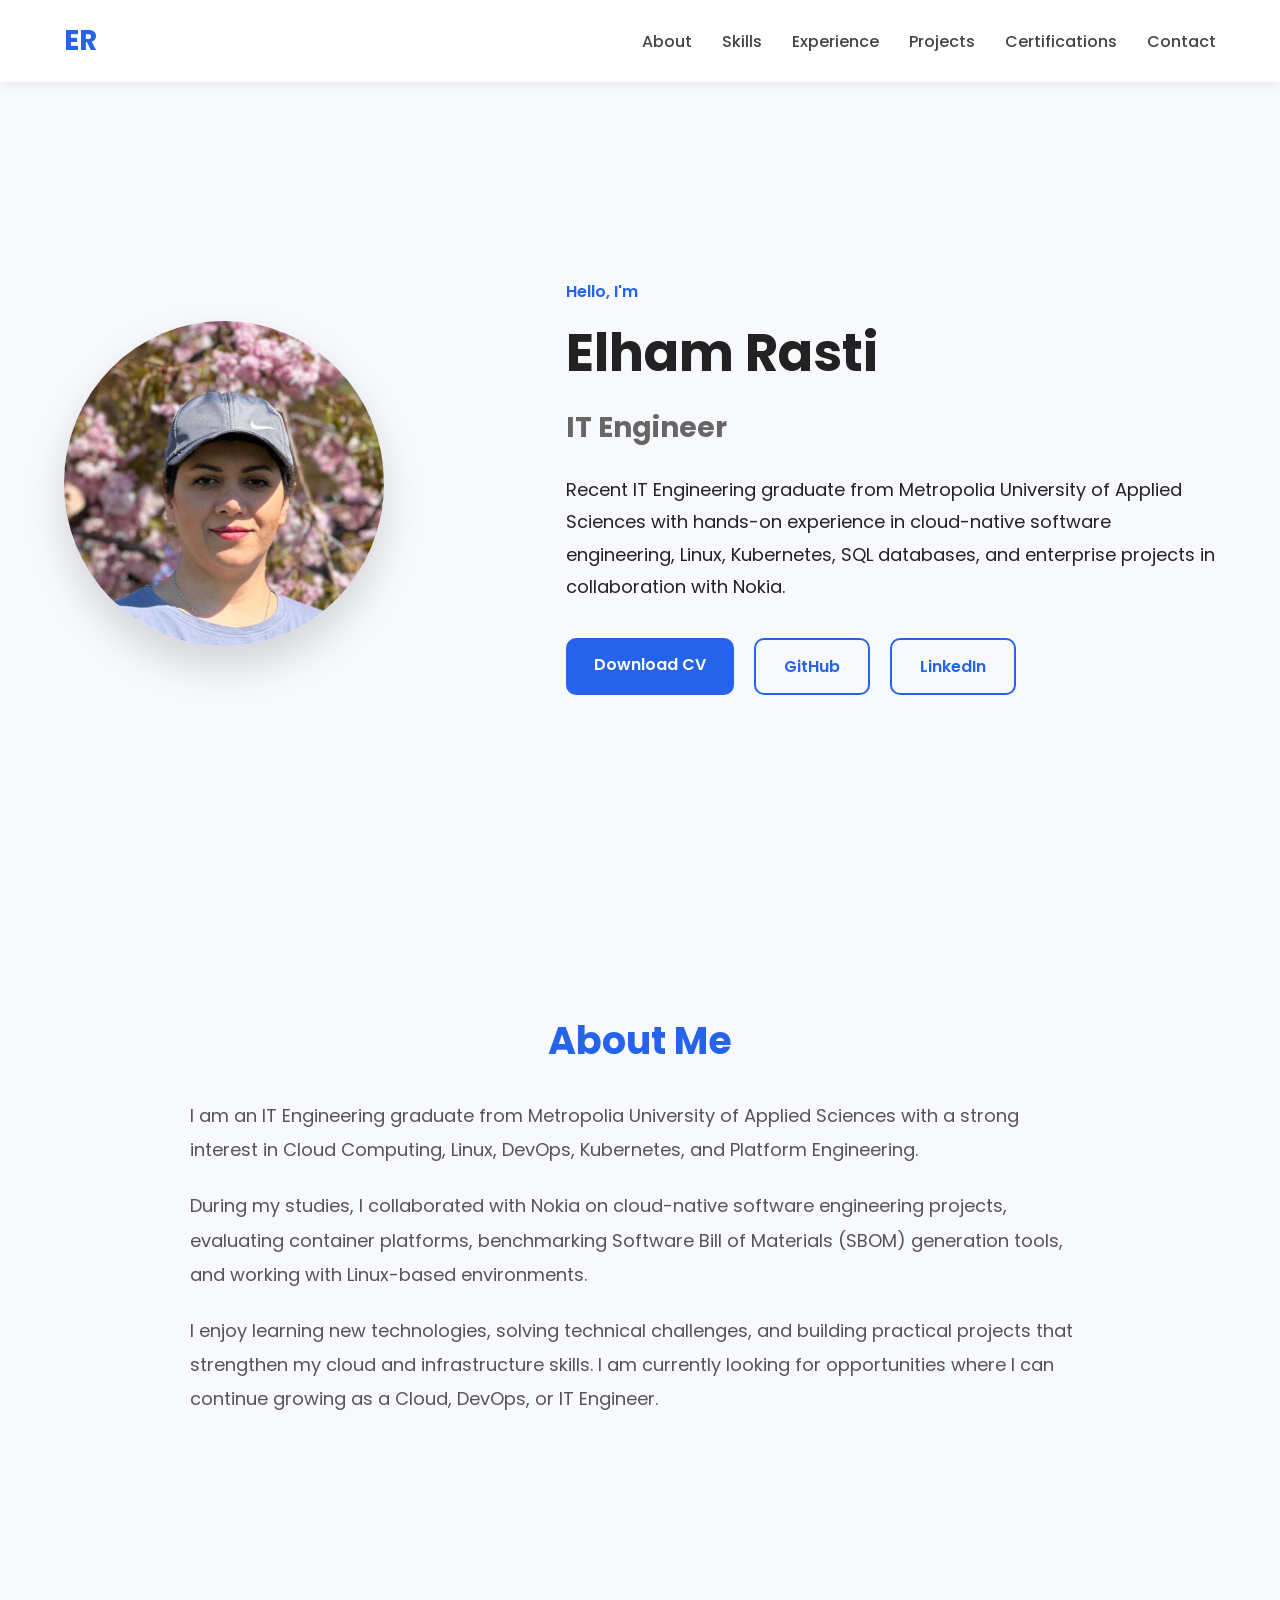
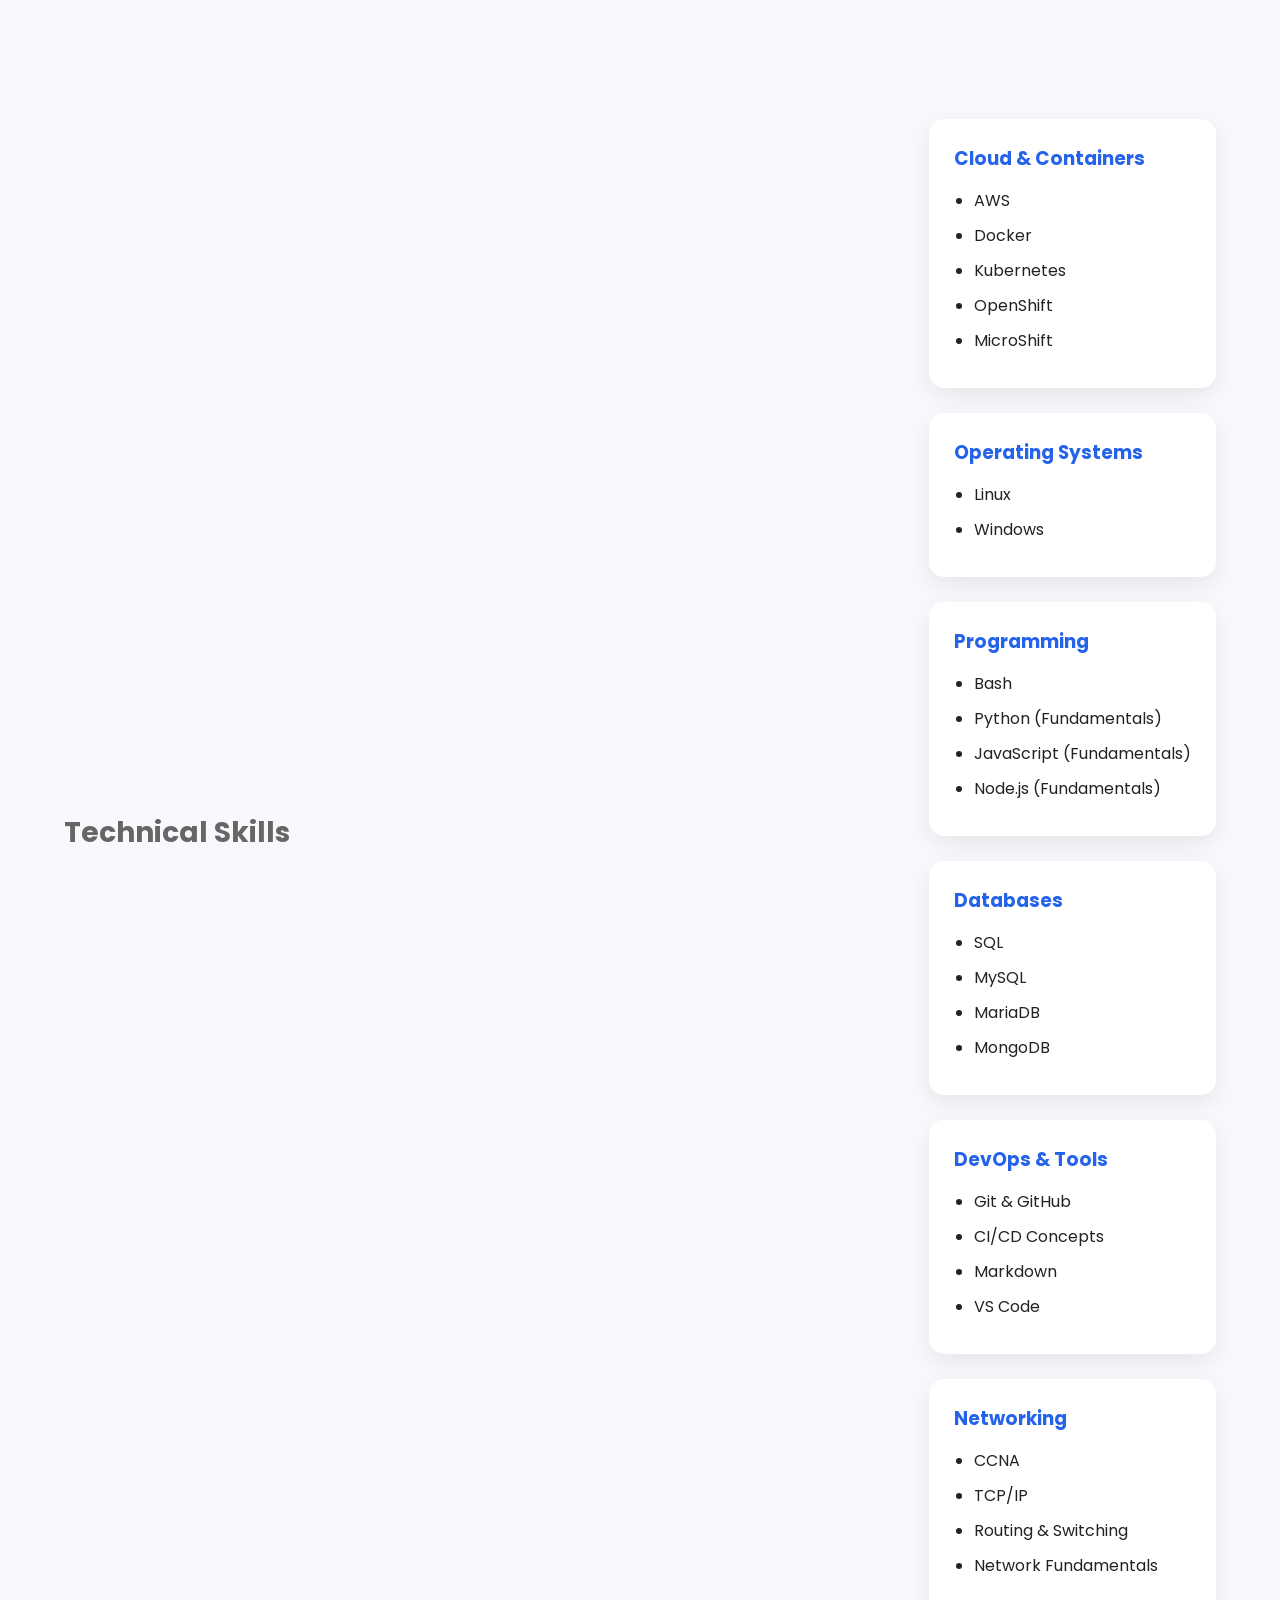
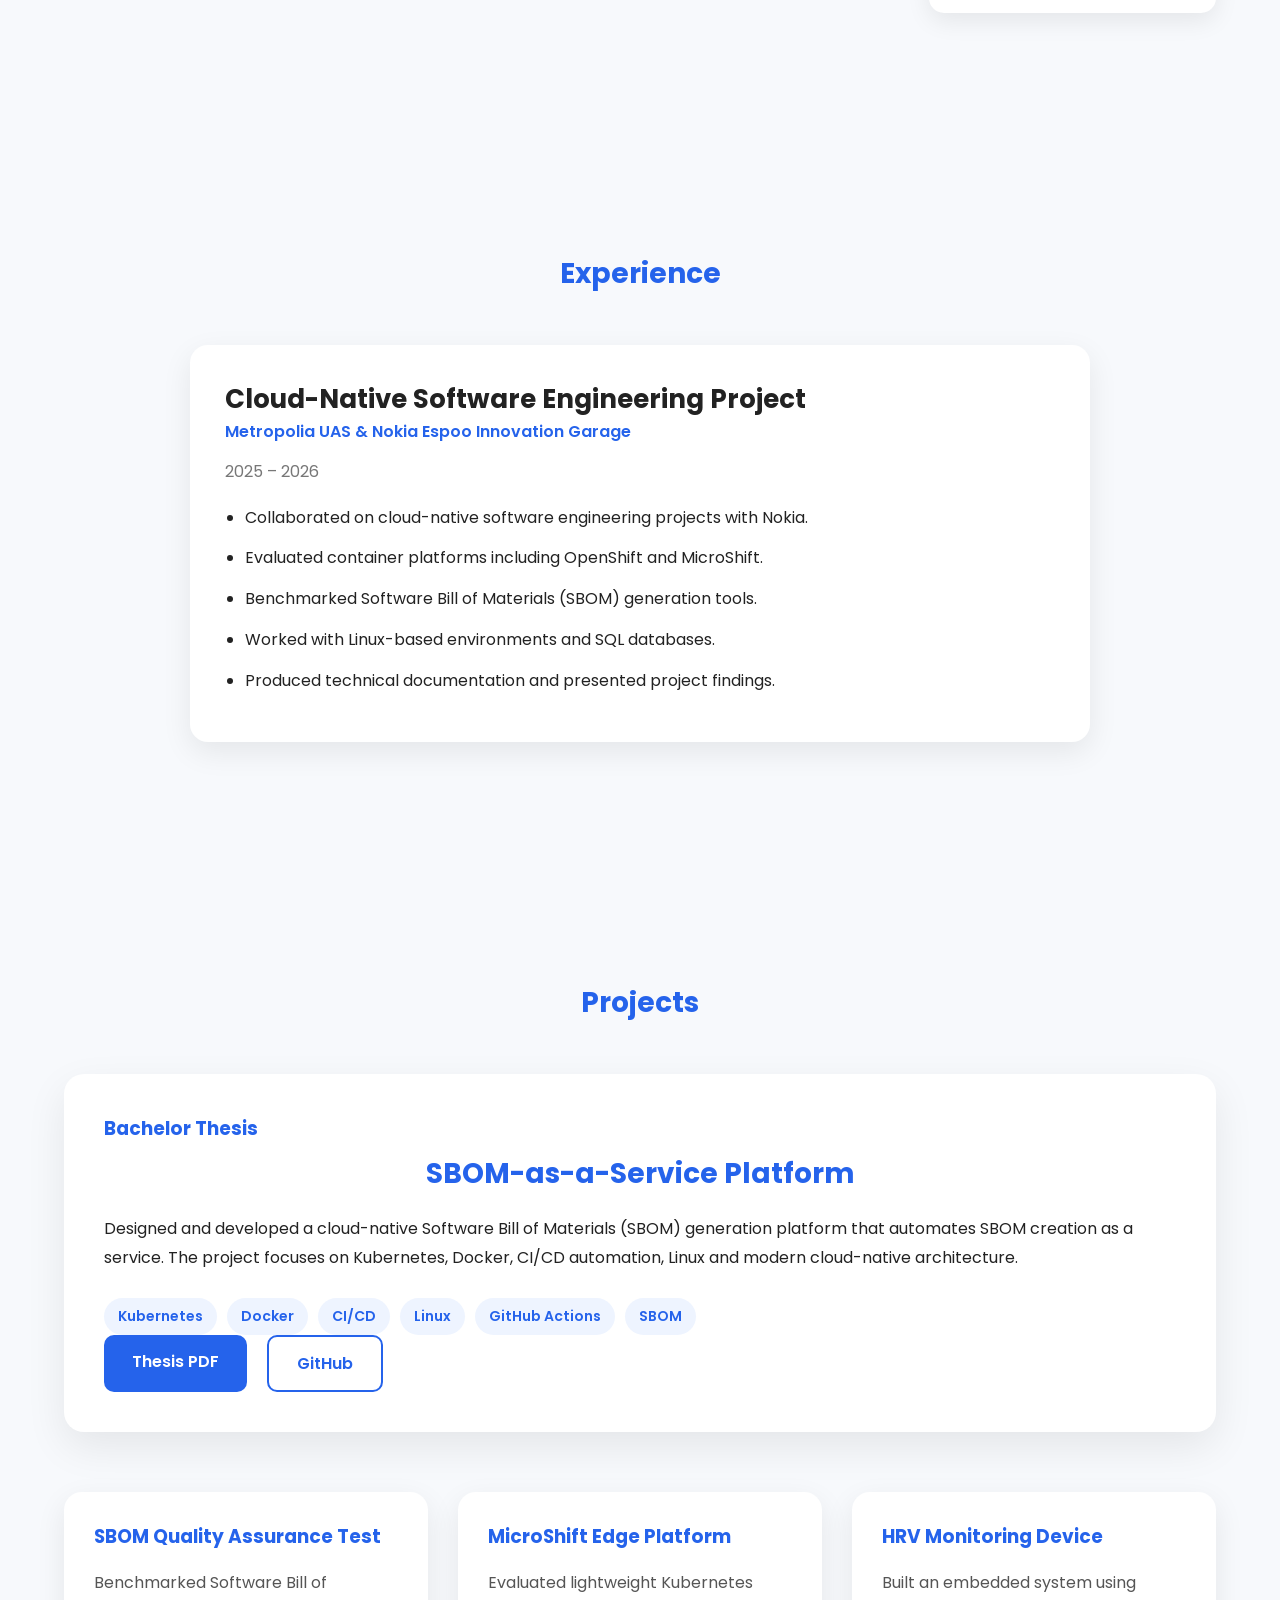
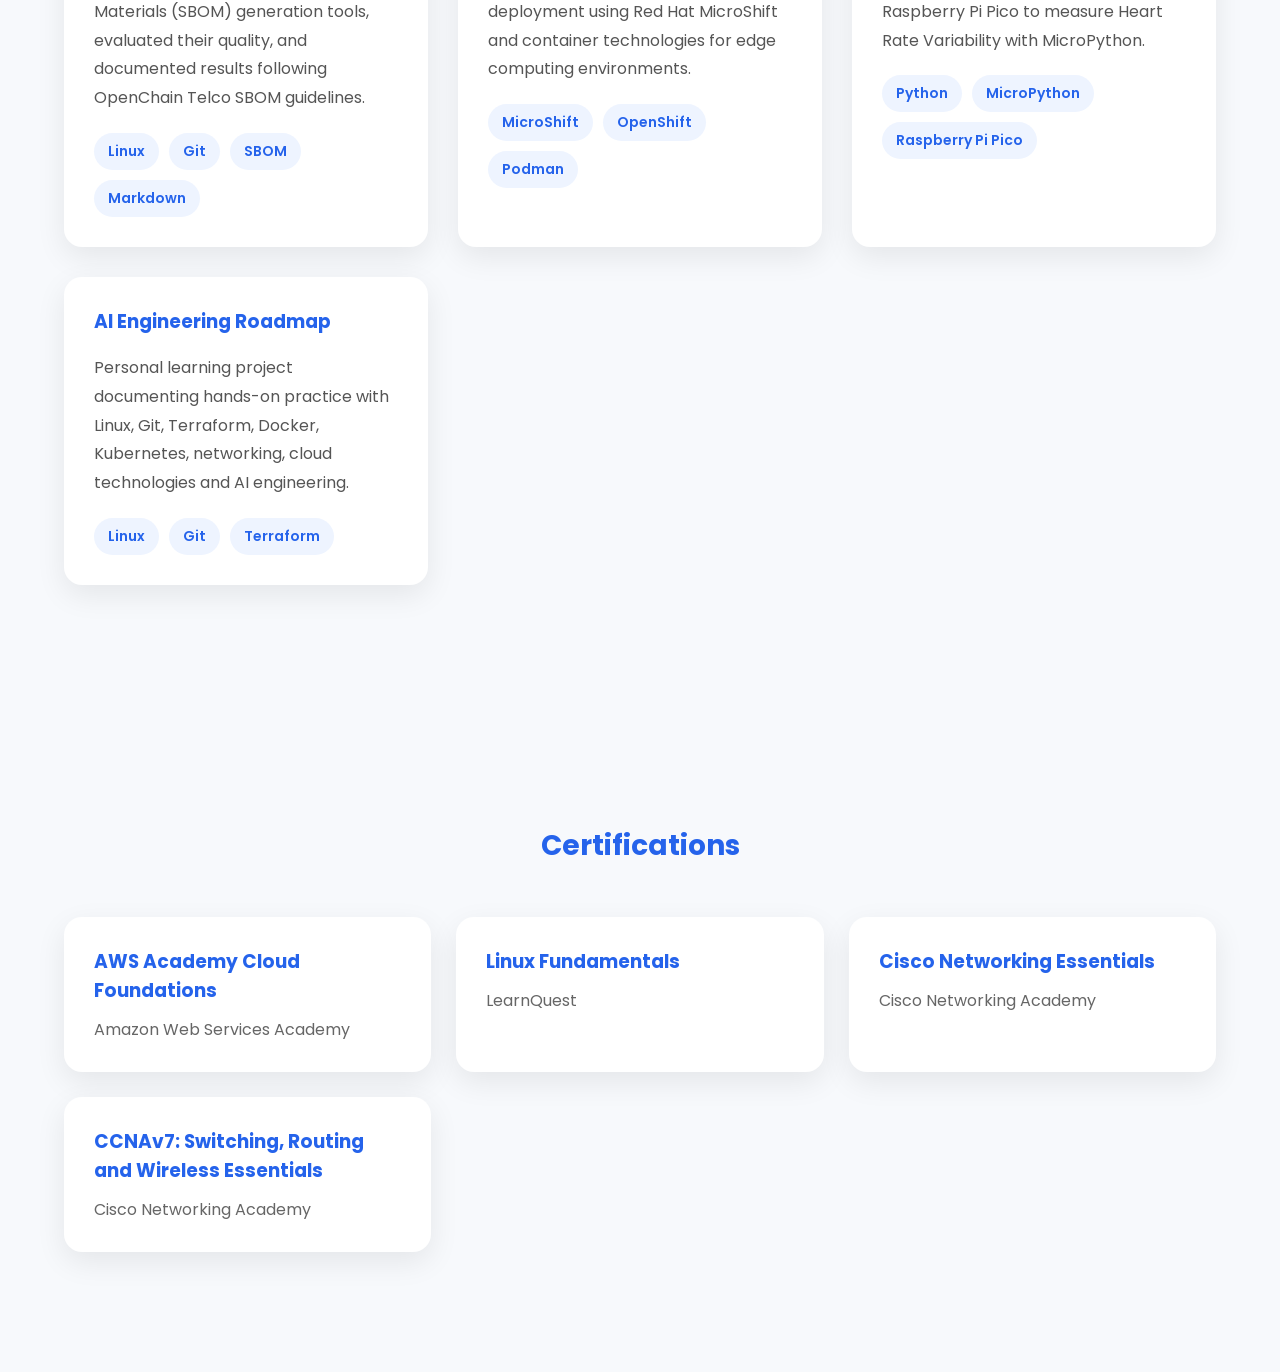
<file: index.html>
<!DOCTYPE html>
<html lang="en">

<head>
    <meta charset="UTF-8">
    <meta name="viewport" content="width=device-width, initial-scale=1.0">

    <title>Elham Rastighahfarokhi | IT Engineer</title>

    <meta name="description"
        content="Portfolio of Elham Rastighahfarokhi - IT Engineer specializing in Cloud, Linux, Kubernetes, DevOps and Cloud-Native technologies.">

    <link rel="stylesheet" href="style.css">

    <!-- Google Font -->
    <link rel="preconnect" href="https://fonts.googleapis.com">
    <link rel="preconnect" href="https://fonts.gstatic.com" crossorigin>

    <link href="https://fonts.googleapis.com/css2?family=Poppins:wght@300;400;500;600;700&display=swap"
        rel="stylesheet">
</head>

<body>

<header>

    <div class="container">

        <div class="logo">
            ER
        </div>

        <nav>

            <a href="#about">About</a>
            <a href="#skills">Skills</a>
            <a href="#experience">Experience</a>
            <a href="#projects">Projects</a>
            <a href="#certifications">Certifications</a>
            <a href="#contact">Contact</a>

        </nav>

    </div>

</header>

<section class="hero">

    <div class="hero-container">

        <div class="hero-image">

            <img src="assets/images/profile.jpg"
                 alt="Elham Rastighahfarokhi">

        </div>

        <div class="hero-text">

            <p class="welcome">
                Hello, I'm
            </p>

            <h1>
                Elham Rasti
            </h1>

            <h2>
                IT Engineer
            </h2>

            <p class="description">

                Recent IT Engineering graduate from Metropolia University of Applied Sciences with hands-on experience in cloud-native software engineering, Linux, Kubernetes, SQL databases, and enterprise projects in collaboration with Nokia.

            </p>

            <div class="buttons">

                <a href="assets/cv/CV-Elham-Rasti2026.pdf"
                   class="btn btn-primary"
                   target="_blank">

                    Download CV

                </a>

                <a href="https://github.com/elhamrasti"
                   class="btn btn-secondary"
                   target="_blank">

                    GitHub

                </a>

                <a href="https://linkedin.com/in/elham-rasti"
                   class="btn btn-secondary"
                   target="_blank">

                    LinkedIn

                </a>

            </div>

        </div>

    </div>

</section>

<!-- ========================= -->
<!-- About -->
<!-- ========================= -->

<section id="about" class="section">

    <div class="container about">

        <h2>About Me</h2>

        <p>

            I am an IT Engineering graduate from Metropolia University of Applied Sciences with a strong interest in Cloud Computing, Linux, DevOps, Kubernetes, and Platform Engineering.

        </p>

        <p>

            During my studies, I collaborated with Nokia on cloud-native software engineering projects, evaluating container platforms, benchmarking Software Bill of Materials (SBOM) generation tools, and working with Linux-based environments.

        </p>

        <p>

            I enjoy learning new technologies, solving technical challenges, and building practical projects that strengthen my cloud and infrastructure skills. I am currently looking for opportunities where I can continue growing as a Cloud, DevOps, or IT Engineer.

        </p>

    </div>

</section>

<!-- ========================= -->
<!-- Skills -->
<!-- ========================= -->

<section id="skills" class="section">

    <div class="container">

        <h2>Technical Skills</h2>

        <div class="skills-grid">

            <div class="skill-card">
                <h3>Cloud & Containers</h3>
                <ul>
                    <li>AWS</li>
                    <li>Docker</li>
                    <li>Kubernetes</li>
                    <li>OpenShift</li>
                    <li>MicroShift</li>
                </ul>
            </div>

            <div class="skill-card">
                <h3>Operating Systems</h3>
                <ul>
                    <li>Linux</li>
                    <li>Windows</li>
                </ul>
            </div>

            <div class="skill-card">
                <h3>Programming</h3>
                <ul>
                    <li>Bash</li>
                    <li>Python (Fundamentals)</li>
                    <li>JavaScript (Fundamentals)</li>
                    <li>Node.js (Fundamentals)</li>
                </ul>
            </div>

            <div class="skill-card">
                <h3>Databases</h3>
                <ul>
                    <li>SQL</li>
                    <li>MySQL</li>
                    <li>MariaDB</li>
                    <li>MongoDB</li>
                </ul>
            </div>

            <div class="skill-card">
                <h3>DevOps & Tools</h3>
                <ul>
                    <li>Git & GitHub</li>
                    <li>CI/CD Concepts</li>
                    <li>Markdown</li>
                    <li>VS Code</li>
                </ul>
            </div>

            <div class="skill-card">
                <h3>Networking</h3>
                <ul>
                    <li>CCNA</li>
                    <li>TCP/IP</li>
                    <li>Routing & Switching</li>
                    <li>Network Fundamentals</li>
                </ul>
            </div>

        </div>

    </div>

</section>

<!-- ========================= -->
<!-- Experience -->
<!-- ========================= -->

<section id="experience" class="section">

    <div class="container experience">

        <h2>Experience</h2>

        <div class="experience-card">

            <div class="experience-header">

                <h3>
                    Cloud-Native Software Engineering Project
                </h3>

                <span>
                    Metropolia UAS & Nokia Espoo Innovation Garage
                </span>

            </div>

            <p class="experience-date">

                2025 – 2026

            </p>

            <ul>

                <li>
                    Collaborated on cloud-native software engineering projects with Nokia.
                </li>

                <li>
                    Evaluated container platforms including OpenShift and MicroShift.
                </li>

                <li>
                    Benchmarked Software Bill of Materials (SBOM) generation tools.
                </li>

                <li>
                    Worked with Linux-based environments and SQL databases.
                </li>

                <li>
                    Produced technical documentation and presented project findings.
                </li>

            </ul>

        </div>

    </div>

</section>

<!-- ========================= -->
<!-- Projects -->
<!-- ========================= -->

<section id="projects" class="section">

    <div class="container projects">

        <h2>Projects</h2>

        <div class="featured-project">

                <h3>Bachelor Thesis</h3>

                    <h2>SBOM-as-a-Service Platform</h2>

                        <p>

                            Designed and developed a cloud-native Software Bill of Materials
                            (SBOM) generation platform that automates SBOM creation as a service.
                            The project focuses on Kubernetes, Docker, CI/CD automation,
                            Linux and modern cloud-native architecture.

                        </p>

                <div class="tech">

                    <span>Kubernetes</span>
                    <span>Docker</span>
                    <span>CI/CD</span>
                    <span>Linux</span>
                    <span>GitHub Actions</span>
                    <span>SBOM</span>

                </div>

            <div class="buttons">

                <a href="#"
                class="btn btn-primary">
                Thesis PDF
                </a>

                <a href="#"
                class="btn btn-secondary">
                GitHub
                </a>

            </div>

        </div>

        <div class="project-grid">

            <div class="project-card">

                <h3>SBOM Quality Assurance Test</h3>

                <p>

                    Benchmarked Software Bill of Materials (SBOM) generation tools,
                    evaluated their quality, and documented results following
                    OpenChain Telco SBOM guidelines.

                </p>

                <div class="tech">

                    <span>Linux</span>
                    <span>Git</span>
                    <span>SBOM</span>
                    <span>Markdown</span>

                </div>

            </div>

            <div class="project-card">

                <h3>MicroShift Edge Platform</h3>

                <p>

                    Evaluated lightweight Kubernetes deployment using
                    Red Hat MicroShift and container technologies for edge
                    computing environments.

                </p>

                <div class="tech">

                    <span>MicroShift</span>
                    <span>OpenShift</span>
                    <span>Podman</span>

                </div>

            </div>

            <div class="project-card">

                <h3>HRV Monitoring Device</h3>

                <p>

                    Built an embedded system using Raspberry Pi Pico to
                    measure Heart Rate Variability with MicroPython.

                </p>

                <div class="tech">

                    <span>Python</span>
                    <span>MicroPython</span>
                    <span>Raspberry Pi Pico</span>

                </div>

            </div>

            <div class="project-card">

                <h3>AI Engineering Roadmap</h3>

                <p>

                    Personal learning project documenting hands-on practice
                    with Linux, Git, Terraform, Docker, Kubernetes,
                    networking, cloud technologies and AI engineering.

                </p>

                <div class="tech">

                    <span>Linux</span>
                    <span>Git</span>
                    <span>Terraform</span>

                </div>

            </div>

        </div>

    </div>

</section>

<!-- ========================= -->
<!-- Certifications -->
<!-- ========================= -->

<section id="certifications" class="section">

    <div class="container certifications">

        <h2>Certifications</h2>

        <div class="certificate-grid">

            <div class="certificate-card">

                <h3>AWS Academy Cloud Foundations</h3>

                <p>Amazon Web Services Academy</p>

            </div>

            <div class="certificate-card">

                <h3>Linux Fundamentals</h3>

                <p>LearnQuest</p>

            </div>

            <div class="certificate-card">

                <h3>Cisco Networking Essentials</h3>

                <p>Cisco Networking Academy</p>

            </div>

            <div class="certificate-card">

                <h3>CCNAv7: Switching, Routing and Wireless Essentials</h3>

                <p>Cisco Networking Academy</p>

            </div>

        </div>

    </div>

</section>

<script src="script.js"></script>

</body>

</html>
</file>
<file: style.css>
*{
    margin:0;
    padding:0;
    box-sizing:border-box;
}

html{
    scroll-behavior:smooth;
}

section{
    scroll-margin-top:90px;
}

body{

    font-family:'Poppins',sans-serif;

    background:#f7f9fc;

    color:#222;

}

header{

    width:100%;

    background:white;

    box-shadow:0 2px 10px rgba(0,0,0,.08);

    position:sticky;

    top:0;

    z-index:100;

}

.container{

    width:90%;

    max-width:1200px;

    margin:auto;

    display:flex;

    justify-content:space-between;

    align-items:center;

    padding:20px 0;

}

.logo{

    font-size:28px;

    font-weight:700;

    color:#2563eb;

}

nav{

    display:flex;

    gap:30px;

}

nav a{

    text-decoration:none;

    color:#444;

    font-weight:500;

}

nav a:hover{

    color:#2563eb;

}

.hero{

    min-height:90vh;

    display:flex;

    align-items:center;

}

.hero-container{

    width:90%;

    max-width:1200px;

    margin:auto;

    display:flex;

    align-items:center;

    justify-content:space-between;

    gap:60px;

}

.hero-image img{

    width:320px;

    border-radius:50%;

    box-shadow:0 20px 40px rgba(0,0,0,.15);

}

.welcome{

    color:#2563eb;

    font-weight:600;

    margin-bottom:10px;

}

h1{

    font-size:52px;

    margin-bottom:15px;

}

h2{

    font-size:28px;

    color:#666;

    margin-bottom:25px;

}

.description{

    font-size:18px;

    line-height:1.8;

    max-width:650px;

    margin-bottom:35px;

}

.buttons{

    display:flex;

    gap:20px;

}

.btn{

    text-decoration:none;

    padding:14px 28px;

    border-radius:10px;

    font-weight:600;

    transition:.3s;

}

.btn-primary{

    background:#2563eb;

    color:white;

}

.btn-primary:hover{

    background:#1d4ed8;

}

.btn-secondary{

    border:2px solid #2563eb;

    color:#2563eb;

}

.btn-secondary:hover{

    background:#2563eb;

    color:white;

}

/* ABOUT */

.section{

    padding:100px 0;

}

.about{

    display:flex;

    flex-direction:column;

    max-width:900px;

}

.about h2{

    font-size:38px;

    margin-bottom:30px;

    color:#2563eb;

}

.about p{

    font-size:18px;

    line-height:1.9;

    margin-bottom:22px;

    color:#555;

}

/* ========================= */
/* Skills */
/* ========================= */

.skills-grid{

    display:grid;

    grid-template-columns:repeat(auto-fit,minmax(280px,1fr));

    gap:25px;

    margin-top:40px;

}

.skill-card{

    background:white;

    border-radius:15px;

    padding:25px;

    box-shadow:0 8px 25px rgba(0,0,0,.08);

    transition:.3s;

}

.skill-card:hover{

    transform:translateY(-6px);

}

.skill-card h3{

    color:#2563eb;

    margin-bottom:15px;

}

.skill-card ul{

    padding-left:20px;

}

.skill-card li{

    margin-bottom:10px;

}

/* ========================= */
/* Experience */
/* ========================= */

.experience{

    display:block;

}

.experience h2{

    text-align:center;

    color:#2563eb;

    margin-bottom:50px;

}

.experience-card{

    background:white;

    max-width:900px;

    margin:auto;

    padding:35px;

    border-radius:18px;

    box-shadow:0 10px 30px rgba(0,0,0,.08);

}

.experience-header{

    display:flex;

    justify-content:space-between;

    align-items:center;

    flex-wrap:wrap;

    margin-bottom:15px;

}

.experience-header h3{

    font-size:26px;

}

.experience-header span{

    color:#2563eb;

    font-weight:600;

}

.experience-date{

    color:#777;

    margin-bottom:20px;

}

.experience-card ul{

    padding-left:20px;

}

.experience-card li{

    margin-bottom:12px;

    line-height:1.8;

}

/* ========================= */
/* Projects */
/* ========================= */

.projects{

    display:block;

}

.projects h2{

    text-align:center;

    color:#2563eb;

    margin-bottom:50px;

}

.project-grid{

    display:grid;

    grid-template-columns:repeat(auto-fit,minmax(320px,1fr));

    gap:30px;

}

.project-card{

    background:white;

    border-radius:18px;

    padding:30px;

    box-shadow:0 10px 30px rgba(0,0,0,.08);

    transition:.3s;

}

.project-card:hover{

    transform:translateY(-8px);

}

.project-card h3{

    margin-bottom:18px;

    color:#2563eb;

}

.project-card p{

    line-height:1.8;

    color:#555;

    margin-bottom:20px;

}

.tech{

    display:flex;

    flex-wrap:wrap;

    gap:10px;

}

.tech span{

    background:#eef4ff;

    color:#2563eb;

    padding:8px 14px;

    border-radius:25px;

    font-size:14px;

    font-weight:600;

}

/* ========================= */
/* Certifications */
/* ========================= */

.certifications{

    display:block;

}

.certifications h2{

    text-align:center;

    color:#2563eb;

    margin-bottom:50px;

}

.certificate-grid{

    display:grid;

    grid-template-columns:repeat(auto-fit,minmax(300px,1fr));

    gap:25px;

}

.certificate-card{

    background:white;

    padding:30px;

    border-radius:18px;

    box-shadow:0 10px 30px rgba(0,0,0,.08);

    transition:.3s;

}

.certificate-card:hover{

    transform:translateY(-6px);

}

.certificate-card h3{

    color:#2563eb;

    margin-bottom:12px;

}

.certificate-card p{

    color:#666;

}

/* Featured Thesis */

.featured-project{

    background:white;

    padding:40px;

    border-radius:20px;

    box-shadow:0 15px 40px rgba(0,0,0,.08);

    margin-bottom:60px;

}

.featured-project h3{

    color:#2563eb;

    margin-bottom:10px;

}

.featured-project h2{

    margin-bottom:20px;

}

.featured-project p{

    line-height:1.8;

    margin-bottom:25px;

}
</file>
